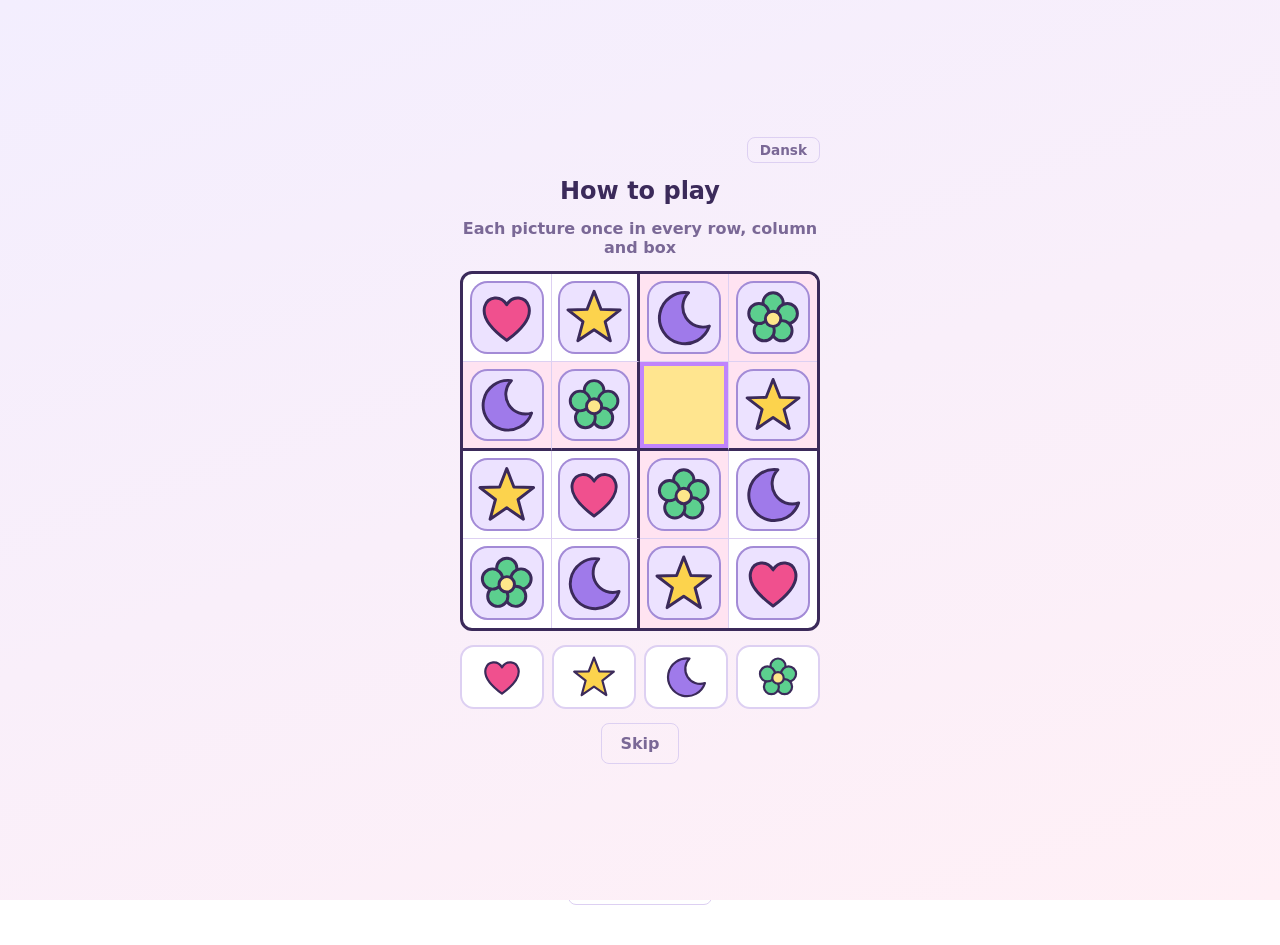
<file: index.html>
<!doctype html>
<html lang="en">
<head>
  <meta charset="utf-8">
  <meta name="viewport" content="width=device-width, initial-scale=1">
  <title>Rainbow Kingdom Sudoku</title>
  <link rel="stylesheet" href="style.css">
</head>
<body>
  <!-- The pictures that stand for the digits, and the star icons. Each picture has its own outline,
       so it can be told apart without colour. Colours come from CSS variables, so the themes can change them. -->
  <svg class="sprite" aria-hidden="true" focusable="false">
    <symbol id="sym-heart" viewBox="0 0 100 100">
      <path style="fill: var(--sym-heart); stroke: var(--symbol-outline); stroke-width: 5; stroke-linejoin: round"
        d="M50 88 C20 66 8 48 13 31 C18 14 40 11 50 28 C60 11 82 14 87 31 C92 48 80 66 50 88 Z"/>
    </symbol>
    <symbol id="sym-star" viewBox="0 0 100 100">
      <polygon style="fill: var(--sym-star); stroke: var(--symbol-outline); stroke-width: 5; stroke-linejoin: round"
        points="50,6 62,37 95,38 69,58 78,91 50,72 22,91 31,58 5,38 38,37"/>
    </symbol>
    <symbol id="sym-moon" viewBox="0 0 100 100">
      <path style="fill: var(--sym-moon); stroke: var(--symbol-outline); stroke-width: 5; stroke-linejoin: round"
        d="M58 8 A43 43 0 1 0 93 64 A34 34 0 0 1 58 8 Z"/>
    </symbol>
    <symbol id="sym-flower" viewBox="0 0 100 100">
      <g style="fill: var(--sym-flower); stroke: var(--symbol-outline); stroke-width: 5">
        <circle cx="50" cy="25" r="17"/>
        <circle cx="74" cy="43" r="17"/>
        <circle cx="65" cy="72" r="17"/>
        <circle cx="35" cy="72" r="17"/>
        <circle cx="26" cy="43" r="17"/>
      </g>
      <circle style="fill: var(--sym-flower-centre); stroke: var(--symbol-outline); stroke-width: 5" cx="50" cy="52" r="13"/>
    </symbol>
    <symbol id="sym-raindrop" viewBox="0 0 100 100">
      <path style="fill: var(--sym-raindrop); stroke: var(--symbol-outline); stroke-width: 5; stroke-linejoin: round"
        d="M50 6 C42 22 18 46 18 64 A32 32 0 0 0 82 64 C82 46 58 22 50 6 Z"/>
    </symbol>
    <symbol id="sym-crown" viewBox="0 0 100 100">
      <path style="fill: var(--sym-crown); stroke: var(--symbol-outline); stroke-width: 5; stroke-linejoin: round"
        d="M10 74 L14 26 L34 50 L50 16 L66 50 L86 26 L90 74 Z M10 74 L90 74 L90 90 L10 90 Z"/>
    </symbol>
    <symbol id="sym-gem" viewBox="0 0 100 100">
      <g style="fill: var(--sym-gem); stroke: var(--symbol-outline); stroke-width: 5; stroke-linejoin: round">
        <polygon points="28,14 72,14 94,40 50,92 6,40"/>
        <polyline style="fill: none" points="6,40 94,40"/>
        <polyline style="fill: none" points="28,14 38,40 50,92 62,40 72,14"/>
      </g>
    </symbol>
    <symbol id="sym-rainbow" viewBox="0 0 100 100">
      <g style="fill: none; stroke-linecap: butt">
        <path style="stroke: var(--symbol-outline); stroke-width: 38" d="M24 80 A26 26 0 0 1 76 80"/>
        <path style="stroke: var(--sym-heart); stroke-width: 10" d="M14 80 A36 36 0 0 1 86 80"/>
        <path style="stroke: var(--sym-star); stroke-width: 10" d="M24 80 A26 26 0 0 1 76 80"/>
        <path style="stroke: var(--sym-raindrop); stroke-width: 10" d="M34 80 A16 16 0 0 1 66 80"/>
      </g>
    </symbol>
    <symbol id="sym-unicorn" viewBox="0 0 100 100">
      <polygon style="fill: var(--sym-unicorn-horn); stroke: var(--symbol-outline); stroke-width: 4; stroke-linejoin: round"
        points="46,26 56,2 60,26"/>
      <path style="fill: var(--sym-unicorn); stroke: var(--symbol-outline); stroke-width: 5; stroke-linejoin: round"
        d="M34 94 L36 62 C26 62 12 58 10 48 C8 40 16 36 24 36 L38 34 C42 26 50 22 58 22 C72 26 82 40 82 56 C82 70 78 84 76 94 Z"/>
      <path style="fill: var(--sym-unicorn-mane); stroke: var(--symbol-outline); stroke-width: 4; stroke-linejoin: round"
        d="M58 22 C76 22 92 38 90 58 C88 72 86 84 86 94 L76 94 C78 84 82 70 82 56 C82 40 72 26 58 22 Z"/>
      <circle style="fill: var(--symbol-outline)" cx="36" cy="44" r="4"/>
    </symbol>
    <symbol id="award-finished" viewBox="0 0 100 100">
      <polygon style="fill: currentColor" points="50,4 62,36 96,37 69,58 79,92 50,72 21,92 31,58 4,37 38,36"/>
      <polyline style="fill: none; stroke: var(--panel); stroke-width: 9; stroke-linecap: round; stroke-linejoin: round"
        points="35,53 46,63 66,42"/>
    </symbol>
    <symbol id="award-careful" viewBox="0 0 100 100">
      <polygon style="fill: currentColor" points="50,4 62,36 96,37 69,58 79,92 50,72 21,92 31,58 4,37 38,36"/>
      <path style="fill: var(--panel)" d="M50 68 C38 59 33 52 35 46 C37 40 45 39 50 45 C55 39 63 40 65 46 C67 52 62 59 50 68 Z"/>
    </symbol>
    <!-- Stardust's head, shared by all her moods; each mood adds its own eyes, mouth and sparkles -->
    <symbol id="stardust-head" viewBox="0 0 240 240">
      <g style="stroke: var(--symbol-outline); stroke-width: 5; stroke-linejoin: round">
        <polygon style="fill: var(--sym-unicorn)" points="62,92 70,40 104,78"/>
        <polygon style="fill: var(--sym-unicorn)" points="178,92 170,40 136,78"/>
        <polygon style="fill: var(--sym-unicorn-horn)" points="106,72 120,8 134,72"/>
        <ellipse style="fill: var(--sym-unicorn)" cx="120" cy="140" rx="74" ry="66"/>
        <circle style="fill: var(--sym-unicorn-mane)" cx="74" cy="84" r="20"/>
        <circle style="fill: var(--sym-unicorn-mane)" cx="56" cy="110" r="18"/>
        <circle style="fill: var(--sym-unicorn-mane)" cx="98" cy="72" r="16"/>
        <circle style="fill: var(--sym-star)" cx="160" cy="80" r="9"/>
      </g>
      <!-- A soft muzzle without an outline, so she reads as a unicorn and not a piglet -->
      <ellipse style="fill: var(--stardust-snout)" cx="120" cy="180" rx="34" ry="20"/>
      <g style="fill: none; stroke: var(--symbol-outline); stroke-width: 3; stroke-linecap: round">
        <line x1="112" y1="56" x2="128" y2="50"/>
        <line x1="114" y1="38" x2="126" y2="33"/>
      </g>
      <g style="fill: var(--symbol-outline)">
        <circle cx="108" cy="172" r="3"/>
        <circle cx="132" cy="172" r="3"/>
      </g>
      <g style="fill: var(--sym-heart); opacity: 0.45">
        <circle cx="68" cy="150" r="11"/>
        <circle cx="172" cy="150" r="11"/>
      </g>
    </symbol>
  </svg>
  <main>
    <header>
      <div class="topbar">
        <button id="how-to-play" class="secondary" data-i18n-label="howToPlay">?</button>
        <button id="lang" class="secondary" data-i18n="otherLang">Dansk</button>
      </div>
      <h1 data-i18n="title">Rainbow Kingdom Sudoku</h1>
      <div class="stats">
        <div class="stat"><span class="label" data-i18n="level">Level</span><span id="level">1 / 20</span></div>
      </div>
    </header>

    <!-- Stardust, the young unicorn who cheers the player on; one drawing per mood -->
    <div id="mascot" data-mood="happy">
      <div class="mascot-art" aria-hidden="true">
        <svg class="mood mood-happy" viewBox="0 0 240 240">
          <g class="s-bob">
            <use href="#stardust-head"/>
            <g style="fill: var(--symbol-outline)">
              <circle cx="94" cy="128" r="11"/>
              <circle cx="146" cy="128" r="11"/>
            </g>
            <g style="fill: #ffffff">
              <circle cx="98" cy="124" r="4"/>
              <circle cx="150" cy="124" r="4"/>
            </g>
            <path style="fill: none; stroke: var(--symbol-outline); stroke-width: 4; stroke-linecap: round" d="M108 190 Q120 198 132 190"/>
          </g>
        </svg>

        <svg class="mood mood-thinking" viewBox="0 0 240 240">
          <g class="s-tilt">
            <use href="#stardust-head"/>
            <g style="fill: var(--symbol-outline)">
              <circle cx="98" cy="122" r="11"/>
              <circle cx="150" cy="122" r="11"/>
            </g>
            <g style="fill: #ffffff">
              <circle cx="103" cy="117" r="4"/>
              <circle cx="155" cy="117" r="4"/>
            </g>
            <circle style="fill: var(--symbol-outline)" cx="128" cy="192" r="5"/>
          </g>
          <g class="s-twinkle" style="fill: var(--sym-star); stroke: var(--symbol-outline); stroke-width: 3; stroke-linejoin: round">
            <polygon points="196,30 201,44 215,48 201,52 196,66 191,52 177,48 191,44"/>
            <polygon points="218,78 221,86 229,88 221,90 218,98 215,90 207,88 215,86"/>
          </g>
        </svg>

        <svg class="mood mood-celebrating" viewBox="0 0 240 240">
          <g class="s-jump">
            <use href="#stardust-head"/>
            <g style="fill: none; stroke: var(--symbol-outline); stroke-width: 5; stroke-linecap: round">
              <path d="M82 132 Q94 116 106 132"/>
              <path d="M134 132 Q146 116 158 132"/>
            </g>
            <path style="fill: var(--sym-heart); stroke: var(--symbol-outline); stroke-width: 4; stroke-linejoin: round" d="M104 186 Q120 210 136 186 Z"/>
          </g>
          <g class="s-sparkle">
            <polygon style="fill: var(--sym-star); stroke: var(--symbol-outline); stroke-width: 3" points="30,60 35,74 49,78 35,82 30,96 25,82 11,78 25,74"/>
            <polygon style="fill: var(--sym-raindrop); stroke: var(--symbol-outline); stroke-width: 3" points="210,40 214,51 225,54 214,57 210,68 206,57 195,54 206,51"/>
            <circle style="fill: var(--sym-heart)" cx="214" cy="120" r="7"/>
            <circle style="fill: var(--sym-gem)" cx="22" cy="134" r="6"/>
          </g>
        </svg>

        <svg class="mood mood-comforting" viewBox="0 0 240 240">
          <g class="s-sway">
            <use href="#stardust-head"/>
            <g style="fill: none; stroke: var(--symbol-outline); stroke-width: 5; stroke-linecap: round">
              <path d="M84 126 Q94 136 104 126"/>
              <path d="M136 126 Q146 136 156 126"/>
            </g>
            <path style="fill: none; stroke: var(--symbol-outline); stroke-width: 4; stroke-linecap: round" d="M110 192 Q120 198 130 192"/>
          </g>
          <path class="s-float" style="fill: var(--sym-heart); stroke: var(--symbol-outline); stroke-width: 3; stroke-linejoin: round"
            d="M204 74 C192 64 186 56 189 49 C192 42 200 42 204 49 C208 42 216 42 219 49 C222 56 216 64 204 74 Z"/>
        </svg>

        <svg class="mood mood-oops" viewBox="0 0 240 240">
          <g class="s-wiggle">
            <use href="#stardust-head"/>
            <g style="fill: none; stroke: var(--symbol-outline); stroke-width: 5; stroke-linecap: round; stroke-linejoin: round">
              <polyline points="84,118 102,128 84,138"/>
              <polyline points="156,118 138,128 156,138"/>
            </g>
            <ellipse style="fill: var(--symbol-outline)" cx="120" cy="194" rx="9" ry="6"/>
          </g>
          <g class="s-puff">
            <circle style="fill: var(--sym-star)" cx="94" cy="214" r="9"/>
            <circle style="fill: var(--sym-heart)" cx="120" cy="228" r="8"/>
            <circle style="fill: var(--sym-raindrop)" cx="148" cy="214" r="9"/>
            <circle style="fill: var(--sym-moon)" cx="172" cy="230" r="7"/>
            <circle style="fill: var(--sym-gem)" cx="70" cy="230" r="7"/>
          </g>
        </svg>
      </div>
      <p id="mascot-bubble" role="status" aria-live="polite"></p>
    </div>

    <div class="board-wrap">
      <div id="board" class="board" data-testid="board"></div>
      <p id="sweep-banner" aria-live="polite"></p>
      <div id="overlay" hidden>
        <div class="overlay-box">
          <h2 id="overlay-title"></h2>
          <p id="overlay-text"></p>
          <ul id="overlay-stars"></ul>
          <button id="overlay-button"></button>
        </div>
      </div>
    </div>

    <div id="numpad" role="group" data-i18n-label="pictures"></div>
    <button id="reset" class="secondary" data-i18n="reset">Reset game</button>
  </main>

  <!-- The first lesson, shown before level 1 on a first visit and replayable from the ? button -->
  <div id="lesson" role="dialog" aria-modal="true" aria-labelledby="lesson-title" hidden>
    <div class="lesson-box">
      <button id="lesson-lang" class="secondary lesson-lang" data-i18n="otherLang">Dansk</button>
      <h2 id="lesson-title" data-i18n="lessonTitle">How to play</h2>
      <p class="lesson-hint" data-i18n="lessonHint">Each picture once in every row, column and box</p>
      <div id="lesson-board" class="board lesson-board"></div>
      <div id="lesson-pictures" class="lesson-pictures"></div>
      <div id="lesson-finished" hidden>
        <p class="lesson-cheer" data-i18n="lessonDone">Well done!</p>
        <button id="lesson-play" data-i18n="lessonPlay">Let's play!</button>
      </div>
      <button id="lesson-skip" class="secondary" data-i18n="lessonSkip">Skip</button>
    </div>
  </div>
  <script src="storage.js"></script>
  <script src="dom.js"></script>
  <script src="i18n.js"></script>
  <script src="sudoku.js"></script>
  <script src="symbols.js"></script>
  <script src="cells.js"></script>
  <script src="mascot.js"></script>
  <script src="lesson.js"></script>
  <script src="game.js"></script>
</body>
</html>
</file>
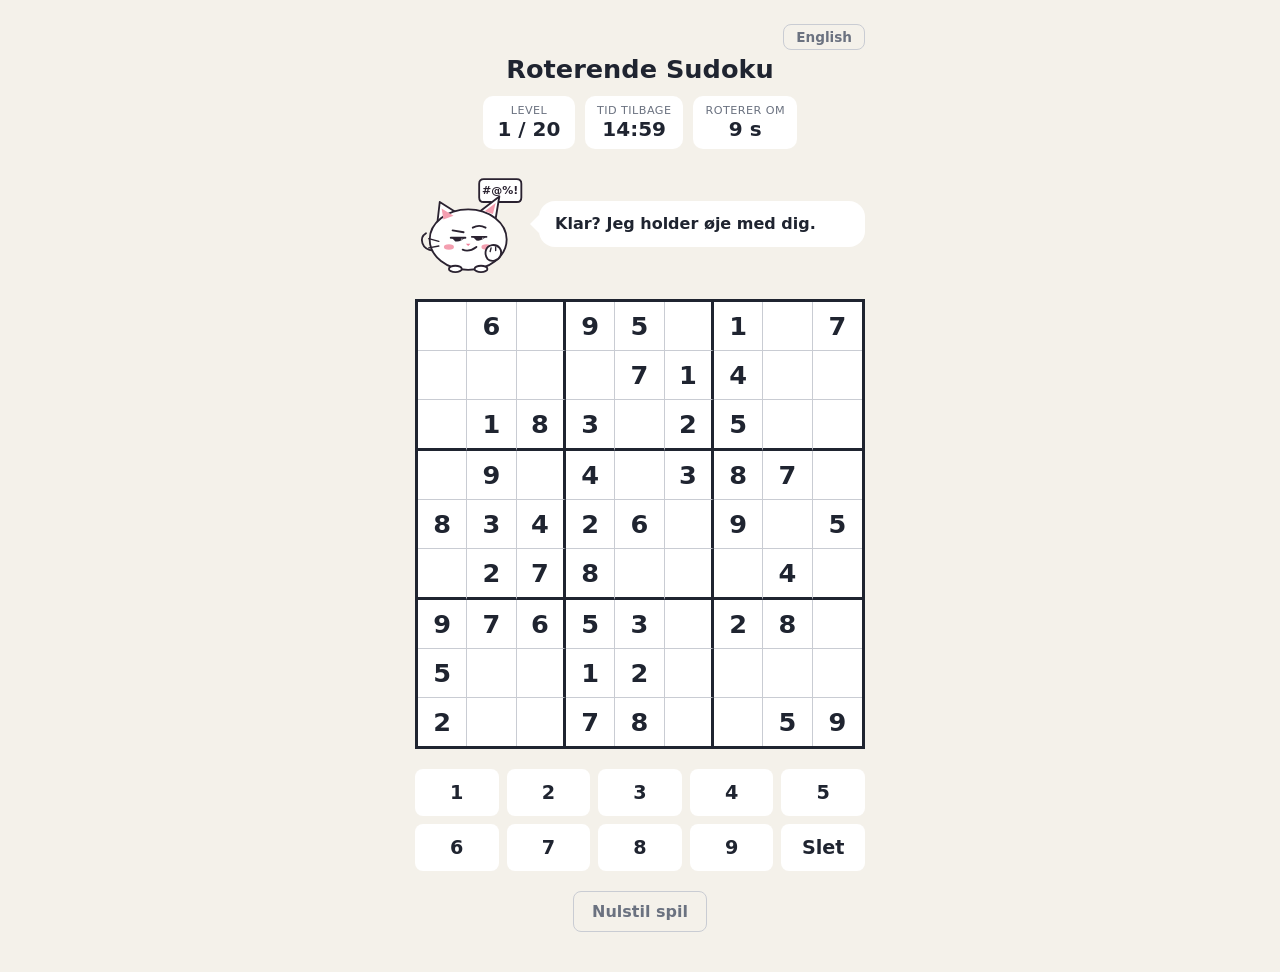
<file: roterende-sudoku/index.html>
<!doctype html>
<html lang="da">
<head>
  <meta charset="utf-8">
  <meta name="viewport" content="width=device-width, initial-scale=1">
  <title>Roterende Sudoku</title>
  <link rel="stylesheet" href="style.css">
</head>
<body>
  <main>
    <header>
      <div class="topbar">
        <button id="lang" class="secondary" data-i18n="otherLang">English</button>
      </div>
      <h1 data-i18n="title">Roterende Sudoku</h1>
      <div class="stats">
        <div class="stat"><span class="label" data-i18n="level">Level</span><span id="level">1 / 20</span></div>
        <div class="stat" id="time-stat"><span class="label" data-i18n="timeLeft">Tid tilbage</span><span id="time">15:00</span></div>
        <div class="stat"><span class="label" data-i18n="rotatesIn">Roterer om</span><span id="rotate">10 s</span></div>
      </div>
    </header>

    <!-- Mochi, katten der kommenterer (og forstyrrer) mens man spiller -->
    <div id="mascot" data-mood="curious">
      <div class="mascot-art" aria-hidden="true">
        <svg class="mood mood-curious" viewBox="0 0 240 240">
          <g class="m-q">
            <text x="200" y="58" text-anchor="middle" font-family="system-ui, sans-serif" font-weight="700" font-size="40" fill="#2A2230">?</text>
            <circle cx="178" cy="78" r="4" fill="#2A2230"></circle>
            <circle cx="168" cy="92" r="3" fill="#2A2230"></circle>
          </g>
          <g class="m-head">
            <g transform="rotate(-10 120 150)">
              <g stroke="#2A2230" stroke-width="4" stroke-linecap="round" stroke-linejoin="round">
                <path d="M56 118 L64 62 L104 96 Z" fill="#FFFFFF"></path>
                <path d="M184 118 L176 62 L136 96 Z" fill="#FFFFFF"></path>
                <path d="M190 176 C216 172 224 146 208 136" fill="none"></path>
                <ellipse cx="120" cy="152" rx="86" ry="66" fill="#FFFFFF"></ellipse>
                <ellipse cx="96" cy="218" rx="14" ry="7" fill="#FFFFFF"></ellipse>
                <ellipse cx="150" cy="218" rx="14" ry="7" fill="#FFFFFF"></ellipse>
              </g>
              <path d="M68 76 L74 100 L90 94 Z" fill="#F49FB0"></path>
              <path d="M172 76 L166 100 L150 94 Z" fill="#F49FB0"></path>
              <ellipse cx="80" cy="168" rx="11" ry="6" fill="#F49FB0"></ellipse>
              <ellipse cx="160" cy="168" rx="11" ry="6" fill="#F49FB0"></ellipse>
              <g fill="none" stroke="#2A2230" stroke-width="4" stroke-linecap="round">
                <path d="M84 144 L106 146"></path>
                <path d="M84 130 L106 136"></path>
                <path d="M134 126 Q146 120 158 126"></path>
                <path d="M112 172 Q120 168 128 172"></path>
              </g>
              <g class="m-look">
                <circle cx="146" cy="142" r="11" fill="#2A2230"></circle>
                <circle cx="150" cy="137" r="3.5" fill="#FFFFFF"></circle>
              </g>
              <path d="M115 157 L125 157 L120 162 Z" fill="#F07C98"></path>
              <g stroke="#2A2230" stroke-width="3" stroke-linecap="round">
                <path d="M56 156 L34 150"></path>
                <path d="M56 166 L34 170"></path>
                <path d="M184 156 L206 150"></path>
              </g>
              <path d="M118 206 C108 196 112 180 126 180 C140 180 146 194 140 204 C134 212 124 212 118 206 Z" fill="#FFFFFF" stroke="#2A2230" stroke-width="4" stroke-linejoin="round"></path>
              <path d="M124 186 L122 193 M133 186 L133 193" stroke="#2A2230" stroke-width="3" stroke-linecap="round"></path>
            </g>
          </g>
        </svg>

        <svg class="mood mood-shocked" viewBox="0 0 240 240">
          <g class="m-lines" stroke="#2A2230" stroke-width="4" stroke-linecap="round">
            <path d="M28 60 L42 74"></path>
            <path d="M20 92 L38 96"></path>
            <path d="M212 60 L198 74"></path>
            <path d="M220 92 L202 96"></path>
            <path d="M120 18 L120 36"></path>
          </g>
          <g class="m-jump">
            <g stroke="#2A2230" stroke-width="4" stroke-linecap="round" stroke-linejoin="round">
              <path d="M58 116 L62 48 L104 94 Z" fill="#FFFFFF"></path>
              <path d="M182 116 L178 48 L136 94 Z" fill="#FFFFFF"></path>
              <path d="M190 178 L208 168 L204 186 L222 180" fill="none"></path>
              <ellipse cx="120" cy="150" rx="84" ry="70" fill="#FFFFFF"></ellipse>
              <ellipse cx="92" cy="218" rx="14" ry="7" fill="#FFFFFF"></ellipse>
              <ellipse cx="148" cy="218" rx="14" ry="7" fill="#FFFFFF"></ellipse>
              <circle cx="94" cy="140" r="17" fill="#FFFFFF"></circle>
              <circle cx="146" cy="140" r="17" fill="#FFFFFF"></circle>
            </g>
            <path d="M66 64 L68 98 L90 92 Z" fill="#F49FB0"></path>
            <path d="M174 64 L172 98 L150 92 Z" fill="#F49FB0"></path>
            <circle cx="94" cy="140" r="5" fill="#2A2230"></circle>
            <circle cx="146" cy="140" r="5" fill="#2A2230"></circle>
            <ellipse cx="78" cy="170" rx="10" ry="6" fill="#F49FB0"></ellipse>
            <ellipse cx="162" cy="170" rx="10" ry="6" fill="#F49FB0"></ellipse>
            <path d="M115 160 L125 160 L120 165 Z" fill="#F07C98"></path>
            <ellipse cx="120" cy="184" rx="11" ry="14" fill="#2A2230" stroke="#2A2230" stroke-width="4"></ellipse>
            <ellipse cx="120" cy="190" rx="6" ry="5" fill="#F07C98"></ellipse>
            <g stroke="#2A2230" stroke-width="3" stroke-linecap="round">
              <path d="M56 154 L32 146"></path>
              <path d="M56 166 L32 168"></path>
              <path d="M184 154 L208 146"></path>
              <path d="M184 166 L208 168"></path>
            </g>
            <path class="m-sweat" d="M186 96 C180 108 178 114 184 118 C190 122 196 114 186 96 Z" fill="#9AD4F5" stroke="#2A2230" stroke-width="3" stroke-linejoin="round"></path>
          </g>
        </svg>

        <svg class="mood mood-trash" viewBox="0 0 240 240">
          <g class="m-pop">
            <path d="M150 22 L222 22 Q232 22 232 32 L232 62 Q232 72 222 72 L178 72 L164 86 L166 72 L150 72 Q140 72 140 62 L140 32 Q140 22 150 22 Z" fill="#FFFFFF" stroke="#2A2230" stroke-width="4" stroke-linejoin="round"></path>
            <text x="186" y="55" text-anchor="middle" font-family="system-ui, sans-serif" font-weight="700" font-size="24" fill="#2A2230">#@%!</text>
          </g>
          <g class="m-rock">
            <g stroke="#2A2230" stroke-width="4" stroke-linecap="round" stroke-linejoin="round">
              <path d="M48 124 L54 72 L98 100 Z" fill="#FFFFFF"></path>
              <path d="M176 108 L184 60 L142 92 Z" fill="#FFFFFF"></path>
              <path d="M40 178 C14 176 8 150 24 140" fill="none"></path>
              <ellipse cx="116" cy="154" rx="84" ry="66" fill="#FFFFFF"></ellipse>
              <ellipse cx="88" cy="218" rx="14" ry="7" fill="#FFFFFF"></ellipse>
              <ellipse cx="144" cy="218" rx="14" ry="7" fill="#FFFFFF"></ellipse>
            </g>
            <path d="M58 86 L62 110 L84 102 Z" fill="#F49FB0"></path>
            <path d="M176 74 L170 98 L152 92 Z" fill="#F49FB0"></path>
            <ellipse cx="74" cy="170" rx="11" ry="6" fill="#F49FB0"></ellipse>
            <ellipse cx="156" cy="170" rx="11" ry="6" fill="#F49FB0"></ellipse>
            <path d="M80 150 Q94 148 108 150 Q100 160 88 158 Z" fill="#2A2230"></path>
            <path d="M126 148 Q140 146 154 148 Q146 158 134 156 Z" fill="#2A2230"></path>
            <circle cx="102" cy="152" r="2" fill="#FFFFFF"></circle>
            <circle cx="148" cy="150" r="2" fill="#FFFFFF"></circle>
            <g fill="none" stroke="#2A2230" stroke-width="4" stroke-linecap="round">
              <path d="M78 150 L110 150"></path>
              <path d="M124 148 L156 148"></path>
              <path d="M82 134 L106 138"></path>
              <path class="m-brow" d="M126 128 Q140 120 154 128"></path>
              <path d="M104 176 Q118 182 134 170"></path>
            </g>
            <path d="M111 163 L121 163 L116 168 Z" fill="#F07C98"></path>
            <g stroke="#2A2230" stroke-width="3" stroke-linecap="round">
              <path d="M52 158 L30 152"></path>
              <path d="M52 168 L30 172"></path>
            </g>
            <g class="m-paw">
              <path d="M158 196 C150 184 154 168 168 166 C182 164 192 176 186 190 C182 200 166 204 158 196 Z" fill="#FFFFFF" stroke="#2A2230" stroke-width="4" stroke-linejoin="round"></path>
              <path d="M166 172 L164 180 M176 170 L176 178" stroke="#2A2230" stroke-width="3" stroke-linecap="round"></path>
            </g>
          </g>
        </svg>
      </div>
      <p id="mascot-bubble" role="status" aria-live="polite"></p>
    </div>

    <div class="board-wrap">
      <div id="board" data-testid="board"></div>
      <div id="overlay" hidden>
        <div class="overlay-box">
          <h2 id="overlay-title"></h2>
          <p id="overlay-text"></p>
          <button id="overlay-button"></button>
        </div>
      </div>
    </div>

    <div id="numpad"></div>
    <button id="reset" class="secondary" data-i18n="reset">Nulstil spil</button>
  </main>
  <script src="storage.js"></script>
  <script src="dom.js"></script>
  <script src="i18n.js"></script>
  <script src="sudoku.js"></script>
  <script src="mascot.js"></script>
  <script src="game.js"></script>
</body>
</html>
</file>
<file: style.css>
/* Rainbow Kingdom palette: pastel lavender to blush by day, a starlit navy sky by night */
:root {
  --bg: #f3eefe;
  --bg-end: #fff0f6;
  --sky-stars: none;
  --panel: #ffffff;
  --ink: #3b2a5a;
  --muted: #7a6896;
  --line: #ddd0f2;
  --line-strong: #3b2a5a;
  --selected: #ffe58f;
  --related: #f6f0ff;
  --same: #ffe3f1;
  --given-tile: #ece2ff;
  --given-edge: #a38bd6;
  /* Plum, not orange or red, so a clash never reads as an error mark */
  --oops: #7e22ce;
  --accent: #8b5cf6;
  --accent-ink: #ffffff;
  --overlay: rgba(59, 42, 90, 0.55);
  --content-width: 450px;
  /* The twirl overshoots a little and settles, like a spin that lands with a bounce */
  --rotate-duration: 1.2s;
  --rotate-easing: cubic-bezier(0.34, 1.4, 0.64, 1);
  --sweep: #fde68a;
  --sweep-banner: #f9a8d4;
  --sweep-banner-ink: #3b2a5a;
  --twirl-glow: #c084fc;
  --star: #d97706;

  /* The pictures. Each has its own shape, so colour only helps; no two differ only by red and green. */
  --symbol-outline: #3b2a5a;
  --sym-heart: #f0508e;
  --sym-star: #fcd34d;
  --sym-moon: #9f7aea;
  --sym-flower: #5ccf8e;
  --sym-flower-centre: #fde68a;
  --sym-raindrop: #4f9cf9;
  --sym-crown: #fb923c;
  --sym-gem: #2dd4d4;
  --sym-unicorn: #ffffff;
  --sym-unicorn-mane: #e9a6f5;
  --sym-unicorn-horn: #fcd34d;
  --stardust-snout: #fbe3f0;
}

@media (prefers-color-scheme: dark) {
  :root {
    --bg: #0f1435;
    --bg-end: #221d55;
    --sky-stars:
      radial-gradient(1.5px 1.5px at 12% 18%, #fff 50%, transparent 51%),
      radial-gradient(1px 1px at 78% 12%, #fff 50%, transparent 51%),
      radial-gradient(1.5px 1.5px at 62% 34%, #fde68a 50%, transparent 51%),
      radial-gradient(1px 1px at 30% 52%, #fff 50%, transparent 51%),
      radial-gradient(1.5px 1.5px at 88% 66%, #fff 50%, transparent 51%),
      radial-gradient(1px 1px at 8% 82%, #fde68a 50%, transparent 51%),
      radial-gradient(1px 1px at 46% 90%, #fff 50%, transparent 51%);
    --panel: #1c2152;
    --ink: #f1eaff;
    --muted: #b3a9d6;
    --line: #343a78;
    --line-strong: #c9b8ff;
    --selected: #5f47a8;
    --related: #252b63;
    --same: #4a2350;
    --given-tile: #2e3576;
    --given-edge: #8f81e0;
    --oops: #e9a6f5;
    --accent: #a78bfa;
    --accent-ink: #1a1440;
    --overlay: rgba(5, 7, 25, 0.7);
    --sweep: #7c5f12;
    --sweep-banner: #f472b6;
    --sweep-banner-ink: #1a1440;
    --twirl-glow: #a855f7;
    --star: #fcd34d;
    --symbol-outline: #14183f;
  }
}

* {
  box-sizing: border-box;
}

body {
  margin: 0;
  font-family: system-ui, -apple-system, "Segoe UI", sans-serif;
  min-height: 100vh;
  background: var(--sky-stars), linear-gradient(160deg, var(--bg), var(--bg-end)) fixed;
  color: var(--ink);
}

/* The sprite only holds the drawings; cells and buttons show them with <use> */
.sprite {
  position: absolute;
  width: 0;
  height: 0;
  overflow: hidden;
}

.icon {
  display: block;
  width: 100%;
  height: 100%;
}

.icon.hidden {
  visibility: hidden;
}

main {
  max-width: 520px;
  margin: 0 auto;
  padding: 24px 16px 40px;
  display: flex;
  flex-direction: column;
  align-items: center;
  gap: 20px;
  /* A twirling board pokes out sideways mid-turn; clipping here keeps the page from scrolling */
  overflow-x: clip;
}

h1 {
  margin: 0 0 12px;
  font-size: 1.6rem;
  text-align: center;
}

.stats {
  display: flex;
  gap: 10px;
  justify-content: center;
}

.stat {
  background: var(--panel);
  border-radius: 10px;
  padding: 8px 12px;
  text-align: center;
  min-width: 92px;
}

.label {
  display: block;
  font-size: 0.7rem;
  color: var(--muted);
  text-transform: uppercase;
  letter-spacing: 0.04em;
}

.stat span:last-child {
  font-size: 1.25rem;
  font-weight: 700;
  font-variant-numeric: tabular-nums;
}

/* Board */

.board-wrap {
  position: relative;
  width: min(100%, var(--content-width));
  aspect-ratio: 1;
}

.board {
  --board-size: 9;
  display: grid;
  grid-template-columns: repeat(var(--board-size), 1fr);
  border: 3px solid var(--line-strong);
  border-radius: 12px;
  overflow: hidden;
  background: var(--panel);
}

#board {
  --rot: 0;
  width: 100%;
  height: 100%;
  transform: rotate(calc(var(--rot) * 90deg));
  transition: transform var(--rotate-duration) var(--rotate-easing), box-shadow 0.3s ease;
}

/* One more correct digit and the board twirls */
#board.twirl-soon {
  box-shadow: 0 0 0 4px var(--twirl-glow), 0 0 22px var(--twirl-glow);
  animation: twirl-soon 1.4s ease-in-out infinite;
}

@keyframes twirl-soon {
  0%, 100% { box-shadow: 0 0 0 3px var(--twirl-glow), 0 0 10px var(--twirl-glow); }
  50% { box-shadow: 0 0 0 5px var(--twirl-glow), 0 0 28px var(--twirl-glow); }
}

.cell {
  aspect-ratio: 1;
  display: flex;
  align-items: center;
  justify-content: center;
  border-right: 1px solid var(--line);
  border-bottom: 1px solid var(--line);
  cursor: pointer;
  user-select: none;
}

/* The pictures turn opposite to the board so they always stay upright */
.cell span {
  display: flex;
  width: 84%;
  height: 84%;
  padding: 8%;
  border-radius: 24%;
  transform: rotate(calc(var(--rot) * -90deg));
  transition: transform var(--rotate-duration) var(--rotate-easing);
}

#board.no-anim,
#board.no-anim .cell span {
  transition: none;
}

.cell.box-right { border-right: 3px solid var(--line-strong); }
.cell.box-bottom { border-bottom: 3px solid var(--line-strong); }
.cell.edge-right { border-right: none; }
.cell.edge-bottom { border-bottom: none; }

.cell.given {
  cursor: default;
}

/* A given picture sits on a framed tile, so it differs from the child's own pictures without colour */
.cell.given span {
  background: var(--given-tile);
  box-shadow: inset 0 0 0 2px var(--given-edge);
}

.cell.related { background: var(--related); }
.cell.same { background: var(--same); }
.cell.selected { background: var(--selected); }
/* Two of the same picture in a line: a dotted ring, never a red error mark */
.cell.conflict {
  outline: 3px dotted var(--oops);
  outline-offset: -4px;
}

.cell.wobble span {
  animation: wobble 0.5s ease-in-out;
}

@keyframes oops-flash {
  0%, 60% { box-shadow: inset 0 0 0 4px var(--oops); }
  100% { box-shadow: inset 0 0 0 4px transparent; }
}

@keyframes wobble {
  0%, 100% { translate: 0; }
  20% { translate: -8% 0; }
  40% { translate: 7% 0; }
  60% { translate: -5% 0; }
  80% { translate: 3% 0; }
}

/* Overlay for level complete */

#overlay {
  position: absolute;
  inset: 0;
  display: flex;
  align-items: center;
  justify-content: center;
  background: var(--overlay);
  border-radius: 6px;
  padding: 16px;
}

#overlay[hidden] {
  display: none;
}

.overlay-box {
  background: var(--panel);
  border-radius: 12px;
  padding: 24px;
  text-align: center;
  max-width: 320px;
}

.overlay-box h2 {
  margin: 0 0 8px;
}

.overlay-box p {
  margin: 0 0 12px;
  color: var(--muted);
}

#overlay-stars {
  list-style: none;
  margin: 0 0 20px;
  padding: 0;
  text-align: left;
}

.star {
  display: flex;
  align-items: center;
  gap: 10px;
  padding: 4px 0;
  font-weight: 700;
}

.star .icon {
  flex: none;
  width: 32px;
  height: 32px;
}

.star.earned {
  color: var(--star);
}

/* A missing star stays visible but faded, so the child sees what to aim for next time */
.star.missing {
  color: var(--muted);
  opacity: 0.6;
}

/* First lesson: covers the whole game until it is played or skipped */

#lesson {
  position: fixed;
  inset: 0;
  z-index: 10;
  display: flex;
  align-items: center;
  justify-content: center;
  padding: 16px;
  background: var(--sky-stars), linear-gradient(160deg, var(--bg), var(--bg-end));
}

#lesson[hidden] {
  display: none;
}

.lesson-box {
  width: min(100%, 360px);
  display: flex;
  flex-direction: column;
  align-items: center;
  gap: 14px;
  text-align: center;
}

.lesson-box h2 {
  margin: 0;
}

.lesson-hint {
  margin: 0;
  font-weight: 600;
  color: var(--muted);
}

/* Short windows shrink the lesson board, so the picture buttons stay on screen */
.lesson-board {
  width: min(100%, calc(100dvh - 300px));
}

.lesson-lang {
  align-self: flex-end;
  padding: 4px 12px;
  font-size: 0.85rem;
}

/* The row, column and box around the empty cell glow, to show where each picture may go only once */
.lesson-board .cell.related {
  background: var(--same);
}

.lesson-board .cell.selected {
  box-shadow: inset 0 0 0 4px var(--twirl-glow);
}

.lesson-pictures {
  width: 100%;
  display: grid;
  grid-template-columns: repeat(4, 1fr);
  gap: 8px;
}

.lesson-pictures[hidden] {
  display: none;
}

.lesson-pictures button {
  min-height: 64px;
  padding: 8px;
  background: var(--panel);
  border: 2px solid var(--line);
  border-radius: 14px;
}

.lesson-pictures button .icon {
  width: 44px;
  height: 44px;
  margin: 0 auto;
}

.lesson-cheer {
  margin: 0 0 10px;
  font-size: 1.4rem;
  font-weight: 800;
}

/* Buttons */

button {
  font: inherit;
  border: none;
  border-radius: 8px;
  padding: 10px 18px;
  background: var(--accent);
  color: var(--accent-ink);
  font-weight: 600;
  cursor: pointer;
}

button:hover {
  filter: brightness(1.1);
}

button.secondary {
  background: transparent;
  color: var(--muted);
  border: 1px solid var(--line);
}

#numpad {
  width: min(100%, var(--content-width));
  display: grid;
  grid-template-columns: repeat(var(--numpad-columns, 5), 1fr);
  gap: 8px;
}

/* Big targets for small fingers */
#numpad button {
  min-width: 0;
  min-height: 60px;
  padding: 8px;
  background: var(--panel);
  color: var(--ink);
  border: 2px solid var(--line);
  border-radius: 14px;
  font-size: 1rem;
}

#numpad button .icon {
  width: min(40px, 100%);
  height: 40px;
  margin: 0 auto;
}

/* Stardust */

#mascot {
  width: min(100%, var(--content-width));
  min-height: 110px;
  display: flex;
  align-items: center;
  gap: 14px;
}

.mascot-art {
  position: relative;
  flex: none;
  width: 110px;
  height: 110px;
}

.mascot-art .mood {
  position: absolute;
  inset: 0;
  width: 100%;
  height: 100%;
  display: none;
  overflow: visible;
}

#mascot[data-mood="happy"] .mood-happy,
#mascot[data-mood="thinking"] .mood-thinking,
#mascot[data-mood="celebrating"] .mood-celebrating,
#mascot[data-mood="comforting"] .mood-comforting,
#mascot[data-mood="oops"] .mood-oops {
  display: block;
}

#mascot-bubble {
  position: relative;
  flex: 1;
  margin: 0;
  padding: 12px 16px;
  border-radius: 16px;
  background: var(--panel);
  font-weight: 600;
  line-height: 1.35;
}

/* Speech bubble tail pointing at Stardust */
#mascot-bubble::before {
  content: "";
  position: absolute;
  left: -9px;
  top: 50%;
  margin-top: -9px;
  border: 9px solid transparent;
  border-left: none;
  border-right-color: var(--panel);
}

#mascot-bubble:empty {
  visibility: hidden;
}

#mascot-bubble.pop {
  animation: s-bubble 0.35s ease-out;
}

.s-bob, .s-tilt, .s-jump, .s-sway, .s-wiggle, .s-twinkle, .s-sparkle, .s-float, .s-puff {
  transform-box: fill-box;
  transform-origin: 50% 100%;
}

.s-bob { animation: s-bob 3s ease-in-out infinite; }
.s-tilt { animation: s-tilt 2.4s ease-in-out infinite; }
.s-jump { animation: s-jump 1.1s ease-in-out infinite; }
.s-sway { animation: s-sway 2.6s ease-in-out infinite; }
.s-wiggle { transform-origin: 50% 50%; animation: s-wiggle 0.6s ease-in-out 2; }
.s-twinkle, .s-sparkle { transform-origin: 50% 50%; animation: s-twinkle 1.4s ease-in-out infinite; }
.s-float { animation: s-float 2.2s ease-out infinite; }
.s-puff { animation: s-puff 1s ease-out forwards; }

@keyframes s-bob { 0%, 100% { transform: translateY(0); } 50% { transform: translateY(-4px); } }
@keyframes s-tilt { 0%, 100% { transform: rotate(-3deg); } 50% { transform: rotate(4deg); } }
@keyframes s-jump {
  0%, 100% { transform: translateY(0) scale(1, 1); }
  15% { transform: translateY(0) scale(1.06, 0.92); }
  40% { transform: translateY(-16px) scale(0.96, 1.05); }
  65% { transform: translateY(0) scale(1.03, 0.97); }
}
@keyframes s-sway { 0%, 100% { transform: rotate(-2deg); } 50% { transform: rotate(2deg); } }
@keyframes s-wiggle { 0%, 100% { transform: rotate(0); } 25% { transform: rotate(-6deg); } 75% { transform: rotate(6deg); } }
@keyframes s-twinkle { 0%, 100% { transform: scale(0.8); opacity: 0.6; } 50% { transform: scale(1.15); opacity: 1; } }
@keyframes s-float {
  0% { transform: translateY(10px); opacity: 0; }
  30% { opacity: 1; }
  100% { transform: translateY(-14px); opacity: 0; }
}
@keyframes s-puff { 0% { transform: scale(0.3); opacity: 0; } 100% { transform: scale(1) translateY(4px); opacity: 1; } }
@keyframes s-bubble { 0% { transform: scale(0.85); } 60% { transform: scale(1.04); } 100% { transform: scale(1); } }

/* Sweep: a completed row, column or box lights up in a wave and gets a banner */

.cell.swept {
  position: relative; /* keeps the growing cell above its neighbours */
  z-index: 1;
  animation: sweep-cell 0.6s ease-out calc(var(--sweep-step, 0) * 45ms);
}

@keyframes sweep-cell {
  0% { background: var(--sweep); transform: scale(1); }
  35% { background: var(--sweep); transform: scale(1.12); }
  100% { transform: scale(1); }
}

#sweep-banner {
  position: absolute;
  left: 50%;
  top: 50%;
  margin: 0;
  padding: 10px 20px;
  border-radius: 999px;
  background: var(--sweep-banner);
  color: var(--sweep-banner-ink);
  font-size: clamp(1rem, 5vw, 1.35rem);
  font-weight: 800;
  white-space: nowrap;
  box-shadow: 0 6px 18px rgba(0, 0, 0, 0.25);
  pointer-events: none;
  z-index: 2; /* above the swept cells, which grow over their neighbours */
  transform: translate(-50%, -50%);
}

#sweep-banner:empty {
  display: none;
}

/* Lasts as long as SWEEP_BANNER_MS in game.js */
#sweep-banner.show {
  animation: sweep-banner 1.6s ease-out forwards;
}

@keyframes sweep-banner {
  0% { transform: translate(-50%, -50%) scale(0.6); opacity: 0; }
  15% { transform: translate(-50%, -50%) scale(1.1); opacity: 1; }
  25%, 75% { transform: translate(-50%, -50%) scale(1); opacity: 1; }
  100% { transform: translate(-50%, -80%) scale(1); opacity: 0; }
}

/* Language button */

header {
  width: min(100%, var(--content-width));
}

.topbar {
  display: flex;
  justify-content: flex-end;
  gap: 8px;
  margin-bottom: 4px;
}

#lang {
  padding: 4px 12px;
  font-size: 0.85rem;
}

@media (prefers-reduced-motion: reduce) {
  .s-bob, .s-tilt, .s-jump, .s-sway, .s-wiggle, .s-twinkle, .s-sparkle, .s-float, .s-puff,
  #mascot-bubble.pop,
  .cell.swept, #sweep-banner.show, #board.twirl-soon {
    animation: none;
  }

  /* Without the wobble, a wrong picture still gets a brief plum ring, which does not move */
  .cell.wobble span {
    animation: oops-flash 0.9s ease-out;
  }

  /* The board fades into its new position instead of spinning */
  #board, .cell span {
    transition: none;
  }

  #board.twirled {
    animation: twirl-fade 0.6s ease-out;
  }
}

@keyframes twirl-fade {
  0% { opacity: 0.2; }
  100% { opacity: 1; }
}

/* Phones: every pixel goes to the board, so the 9x9 cells stay as big as possible */
@media (max-width: 480px) {
  main {
    padding: 12px 6px 32px;
  }
}

/* Wide but short windows, like a laptop: the board sits on the left and Stardust and the
   picture buttons on the right, so everything fits without scrolling */
@media (min-width: 700px) and (max-height: 820px) {
  main {
    max-width: 960px;
    padding-top: 12px;
    display: grid;
    grid-template-columns: auto minmax(260px, 340px);
    grid-template-areas:
      "header header"
      "board mascot"
      "board numpad"
      "board reset";
    grid-template-rows: auto auto auto 1fr;
    align-items: start;
    justify-content: center;
    column-gap: 28px;
    row-gap: 16px;
  }

  header {
    grid-area: header;
    width: 100%;
    display: flex;
    align-items: center;
    gap: 16px;
  }

  header h1 {
    margin: 0;
  }

  header .topbar {
    order: 1;
    margin: 0 0 0 auto;
  }

  #mascot { grid-area: mascot; width: 100%; }
  #numpad { grid-area: numpad; width: 100%; }
  #reset { grid-area: reset; justify-self: start; }

  /* The header row and the page padding take about 110px of the height */
  .board-wrap {
    grid-area: board;
    width: min(var(--content-width), calc(100dvh - 110px));
  }
}
</file>
<file: roterende-sudoku/style.css>
:root {
  --bg: #f4f1ea;
  --panel: #ffffff;
  --ink: #1f2430;
  --muted: #6b7280;
  --line: #c9ccd3;
  --line-strong: #1f2430;
  --entered: #2563eb;
  --selected: #fde68a;
  --related: #eef2f7;
  --same: #dbeafe;
  --conflict: #dc2626;
  --conflict-bg: #fee2e2;
  --accent: #2563eb;
  --accent-ink: #ffffff;
  --overlay: rgba(20, 22, 28, 0.6);
  --content-width: 450px;
  --rotate-duration: 0.6s;
}

@media (prefers-color-scheme: dark) {
  :root {
    --bg: #14161c;
    --panel: #1e2129;
    --ink: #e8eaf0;
    --muted: #9aa1ad;
    --line: #3a3f4b;
    --line-strong: #c9ccd3;
    --entered: #7aa7ff;
    --selected: #5a4a12;
    --related: #262a34;
    --same: #1f3354;
    --conflict: #f87171;
    --conflict-bg: #3b1d1d;
    --accent: #3b82f6;
    --overlay: rgba(0, 0, 0, 0.65);
  }
}

* {
  box-sizing: border-box;
}

body {
  margin: 0;
  font-family: system-ui, -apple-system, "Segoe UI", sans-serif;
  background: var(--bg);
  color: var(--ink);
}

main {
  max-width: 520px;
  margin: 0 auto;
  padding: 24px 16px 40px;
  display: flex;
  flex-direction: column;
  align-items: center;
  gap: 20px;
}

h1 {
  margin: 0 0 12px;
  font-size: 1.6rem;
  text-align: center;
}

.stats {
  display: flex;
  gap: 10px;
  justify-content: center;
}

.stat {
  background: var(--panel);
  border-radius: 10px;
  padding: 8px 12px;
  text-align: center;
  min-width: 92px;
}

.label {
  display: block;
  font-size: 0.7rem;
  color: var(--muted);
  text-transform: uppercase;
  letter-spacing: 0.04em;
}

.stat span:last-child {
  font-size: 1.25rem;
  font-weight: 700;
  font-variant-numeric: tabular-nums;
}

.stat.warning span:last-child {
  color: var(--conflict);
}

/* Brættet */

.board-wrap {
  position: relative;
  width: min(100%, var(--content-width));
  aspect-ratio: 1;
}

#board {
  --rot: 0;
  width: 100%;
  height: 100%;
  display: grid;
  grid-template-columns: repeat(9, 1fr);
  border: 3px solid var(--line-strong);
  background: var(--panel);
  transform: rotate(calc(var(--rot) * 90deg));
  transition: transform var(--rotate-duration) ease;
}

.cell {
  display: flex;
  align-items: center;
  justify-content: center;
  border-right: 1px solid var(--line);
  border-bottom: 1px solid var(--line);
  font-size: clamp(1rem, 5vw, 1.6rem);
  color: var(--entered);
  cursor: pointer;
  user-select: none;
}

/* Tallene drejer modsat brættet, så de altid står lige */
.cell span {
  transform: rotate(calc(var(--rot) * -90deg));
  transition: transform var(--rotate-duration) ease;
}

#board.no-anim,
#board.no-anim .cell span {
  transition: none;
}

.cell.box-right { border-right: 3px solid var(--line-strong); }
.cell.box-bottom { border-bottom: 3px solid var(--line-strong); }
.cell.edge-right { border-right: none; }
.cell.edge-bottom { border-bottom: none; }

.cell.given {
  color: var(--ink);
  font-weight: 700;
  cursor: default;
}

.cell.related { background: var(--related); }
.cell.same { background: var(--same); }
.cell.selected { background: var(--selected); }
.cell.conflict { color: var(--conflict); }
.cell.conflict:not(.selected) { background: var(--conflict-bg); }

/* Overlay ved game over og level klaret */

#overlay {
  position: absolute;
  inset: 0;
  display: flex;
  align-items: center;
  justify-content: center;
  background: var(--overlay);
  border-radius: 6px;
  padding: 16px;
}

#overlay[hidden] {
  display: none;
}

.overlay-box {
  background: var(--panel);
  border-radius: 12px;
  padding: 24px;
  text-align: center;
  max-width: 320px;
}

.overlay-box h2 {
  margin: 0 0 8px;
}

.overlay-box p {
  margin: 0 0 20px;
  color: var(--muted);
}

/* Knapper */

button {
  font: inherit;
  border: none;
  border-radius: 8px;
  padding: 10px 18px;
  background: var(--accent);
  color: var(--accent-ink);
  font-weight: 600;
  cursor: pointer;
}

button:hover {
  filter: brightness(1.1);
}

button.secondary {
  background: transparent;
  color: var(--muted);
  border: 1px solid var(--line);
}

#numpad {
  width: min(100%, var(--content-width));
  display: grid;
  grid-template-columns: repeat(5, 1fr);
  gap: 8px;
}

#numpad button {
  background: var(--panel);
  color: var(--ink);
  font-size: 1.2rem;
  padding: 12px 0;
}

/* Mochi */

#mascot {
  width: min(100%, var(--content-width));
  min-height: 110px;
  display: flex;
  align-items: center;
  gap: 14px;
}

.mascot-art {
  position: relative;
  flex: none;
  width: 110px;
  height: 110px;
  cursor: pointer;
}

.mascot-art .mood {
  position: absolute;
  inset: 0;
  width: 100%;
  height: 100%;
  display: none;
  overflow: visible;
}

#mascot[data-mood="curious"] .mood-curious,
#mascot[data-mood="shocked"] .mood-shocked,
#mascot[data-mood="trash"] .mood-trash {
  display: block;
}

#mascot-bubble {
  position: relative;
  flex: 1;
  margin: 0;
  padding: 12px 16px;
  border-radius: 16px;
  background: var(--panel);
  font-weight: 600;
  line-height: 1.35;
}

/* Hale på taleboblen, der peger mod Mochi */
#mascot-bubble::before {
  content: "";
  position: absolute;
  left: -9px;
  top: 50%;
  margin-top: -9px;
  border: 9px solid transparent;
  border-left: none;
  border-right-color: var(--panel);
}

#mascot-bubble:empty {
  visibility: hidden;
}

#mascot-bubble.pop {
  animation: m-bubble 0.35s ease-out;
}

.m-head, .m-look, .m-q, .m-jump, .m-sweat, .m-rock, .m-brow, .m-paw, .m-pop {
  transform-box: fill-box;
  transform-origin: center;
}

.m-head { transform-origin: 50% 100%; animation: m-tilt 3.2s ease-in-out infinite; }
.m-look { animation: m-look 4s ease-in-out infinite; }
.m-q { animation: m-bob 1.6s ease-in-out infinite; }
.m-jump { transform-origin: 50% 100%; animation: m-jump 1.2s ease-in-out infinite; }
.m-lines { animation: m-flash 1.2s ease-in-out infinite; }
.m-sweat { animation: m-drip 1.2s ease-in infinite; }
.m-rock { transform-origin: 50% 100%; animation: m-rock 1.4s ease-in-out infinite; }
.m-brow { animation: m-brow 1.4s ease-in-out infinite; }
.m-paw { animation: m-pat 0.7s ease-in-out infinite; }
.m-pop { transform-origin: 20% 100%; animation: m-pop 1.8s ease-in-out infinite; }

@keyframes m-tilt { 0%, 100% { transform: rotate(-4deg); } 50% { transform: rotate(4deg); } }
@keyframes m-look {
  0%, 20% { transform: translate(0, 0); }
  30%, 50% { transform: translate(4px, -3px); }
  60%, 80% { transform: translate(-3px, -2px); }
  90%, 100% { transform: translate(0, 0); }
}
@keyframes m-bob { 0%, 100% { transform: translateY(0); } 50% { transform: translateY(-8px); } }
@keyframes m-jump {
  0%, 100% { transform: translateY(0) scale(1, 1); }
  10% { transform: translateY(0) scale(1.08, 0.9); }
  25% { transform: translateY(-18px) scale(0.95, 1.06); }
  40% { transform: translateY(0) scale(1.04, 0.96); }
  48% { transform: translateX(-3px); }
  56% { transform: translateX(3px); }
  64% { transform: translateX(-2px); }
  72% { transform: translateX(0); }
}
@keyframes m-flash { 0%, 15%, 100% { opacity: 0; } 25%, 70% { opacity: 1; } }
@keyframes m-drip {
  0%, 30% { transform: translateY(-4px); opacity: 0; }
  45% { opacity: 1; }
  100% { transform: translateY(14px); opacity: 0; }
}
@keyframes m-rock { 0%, 100% { transform: rotate(-3deg); } 50% { transform: rotate(3deg); } }
@keyframes m-brow { 0%, 55%, 100% { transform: translateY(0); } 65%, 85% { transform: translateY(-5px); } }
@keyframes m-pat { 0%, 50%, 100% { transform: translateY(0); } 25%, 75% { transform: translateY(-4px); } }
@keyframes m-pop {
  0%, 40%, 100% { transform: scale(1) rotate(0); }
  8% { transform: scale(1.14) rotate(-5deg); }
  16% { transform: scale(0.98) rotate(4deg); }
  24% { transform: scale(1) rotate(0); }
}
@keyframes m-bubble { 0% { transform: scale(0.85); } 60% { transform: scale(1.04); } 100% { transform: scale(1); } }

/* Mochi skubber til brættet */

.mascot-art.push { animation: m-push 0.5s ease-in-out; }
.board-wrap.shake { animation: m-shake 0.45s ease-out 0.15s; }

@keyframes m-push {
  0%, 100% { transform: translate(0, 0) rotate(0); }
  20% { transform: translate(-4px, -6px) rotate(-6deg); }
  40% { transform: translate(10px, 22px) rotate(8deg) scale(1.08); }
  70% { transform: translate(2px, 4px) rotate(0); }
}
@keyframes m-shake {
  0%, 100% { transform: translate(0, 0) rotate(0); }
  15% { transform: translate(-7px, 4px) rotate(-1.5deg); }
  30% { transform: translate(6px, -3px) rotate(1.2deg); }
  45% { transform: translate(-5px, 2px) rotate(-0.8deg); }
  60% { transform: translate(3px, -1px) rotate(0.5deg); }
  80% { transform: translate(-1px, 0) rotate(0); }
}

/* Sprogknap */

header {
  width: min(100%, var(--content-width));
}

.topbar {
  display: flex;
  justify-content: flex-end;
  margin-bottom: 4px;
}

#lang {
  padding: 4px 12px;
  font-size: 0.85rem;
}

@media (prefers-reduced-motion: reduce) {
  .m-head, .m-look, .m-q, .m-jump, .m-lines, .m-sweat, .m-rock, .m-brow, .m-paw, .m-pop,
  .mascot-art.push, .board-wrap.shake,
  #mascot-bubble.pop {
    animation: none;
  }
}
</file>
